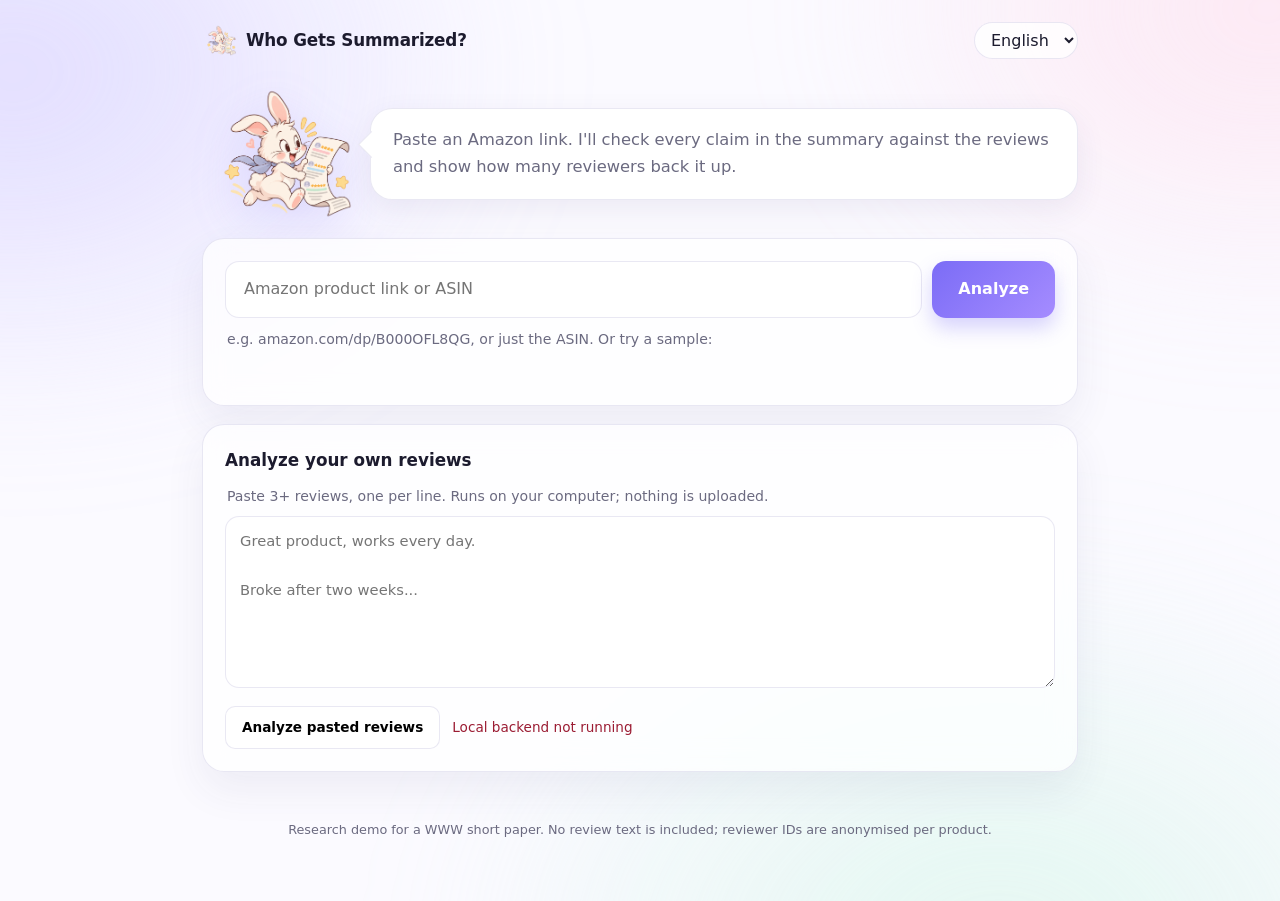
<file: demo/index.html>
<!doctype html>
<html lang="en" data-mode="user">
<head>
  <meta charset="utf-8">
  <meta name="viewport" content="width=device-width, initial-scale=1">
  <title>Who Gets Summarized? · evidence highlight demo</title>
  <link rel="stylesheet" href="style.css">
</head>
<body data-mode="user">
  <div class="aurora" aria-hidden="true"></div>

  <header class="topbar">
    <div class="brand">
      <img src="assets/bunny.webp" alt="" class="mascot-mini">
      <span id="t-title"></span>
    </div>
    <select id="lang" aria-label="Language">
      <option value="en">English</option>
      <option value="ko">한국어</option>
      <option value="ja">日本語</option>
      <option value="zh">中文</option>
    </select>
  </header>

  <main>
    <section class="hero">
      <img src="assets/bunny.webp" alt="" class="mascot">
      <div class="bubble">
        <p id="t-intro"></p>
      </div>
    </section>

    <section class="glass input-card">
      <form id="form">
        <input id="url" type="text" autocomplete="off" spellcheck="false">
        <button type="submit" id="t-go"></button>
      </form>
      <p class="hint" id="t-hint"></p>
      <div class="chips test-only" id="chips"></div>
      <p class="status" id="status" role="status"></p>
    </section>

    <section class="glass input-card local-card" id="local-card">
      <h3 id="t-local-title"></h3>
      <p class="hint" id="t-local-hint"></p>
      <textarea id="reviews-in" rows="6" spellcheck="false"></textarea>
      <div class="local-row">
        <button type="button" id="t-local-go" class="btn-ghost"></button>
        <select id="lang-override" class="test-only" aria-label="Summary language">
          <option value="auto">auto</option>
          <option value="en">en</option>
          <option value="ko">ko</option>
          <option value="ja">ja</option>
          <option value="zh">zh</option>
        </select>
        <span class="backend" id="backend"></span>
      </div>
    </section>

    <section id="result" hidden>
      <div class="product glass">
        <div class="photo-col">
          <div class="photo" id="photo">
            <img id="photo-img" alt="" hidden>
            <div class="photo-empty" id="photo-empty"></div>
          </div>
          <div class="photo-tools">
            <label class="btn-ghost">
              <span id="t-pick"></span>
              <input type="file" id="photo-file" accept="image/*" hidden>
            </label>
            <input id="photo-url" type="text" autocomplete="off" spellcheck="false">
          </div>
        </div>
        <div class="info-col">
          <div class="kicker" id="meta"></div>
          <h2 id="product-title"></h2>
          <div class="bars" id="bars"></div>
        </div>
      </div>

      <div class="glass summary-card">
        <div class="card-head">
          <div class="seg" role="tablist">
            <button type="button" data-view="agent" id="t-view-agent" class="on"></button>
            <button type="button" data-view="b0" id="t-view-b0"></button>
          </div>
          <div class="legend">
            <span class="chip multi" id="t-leg-multi"></span>
            <span class="chip single" id="t-leg-single"></span>
            <span class="chip none" id="t-leg-none"></span>
          </div>
        </div>
        <article class="summary" id="summary"></article>
        <p class="stats" id="stats"></p>
        <p class="judge-note" id="judge-note" hidden></p>
      </div>

      <section class="glass debug test-only" id="debug" hidden>
        <h3>Claims and support</h3>
        <table class="claims" id="claims-table"></table>
        <details>
          <summary>raw JSON</summary>
          <pre id="raw"></pre>
        </details>
      </section>

      <p class="note glass" id="t-note"></p>
    </section>
  </main>

  <footer>
    <p id="t-footer"></p>
  </footer>

  <script src="app.js"></script>
</body>
</html>
</file>
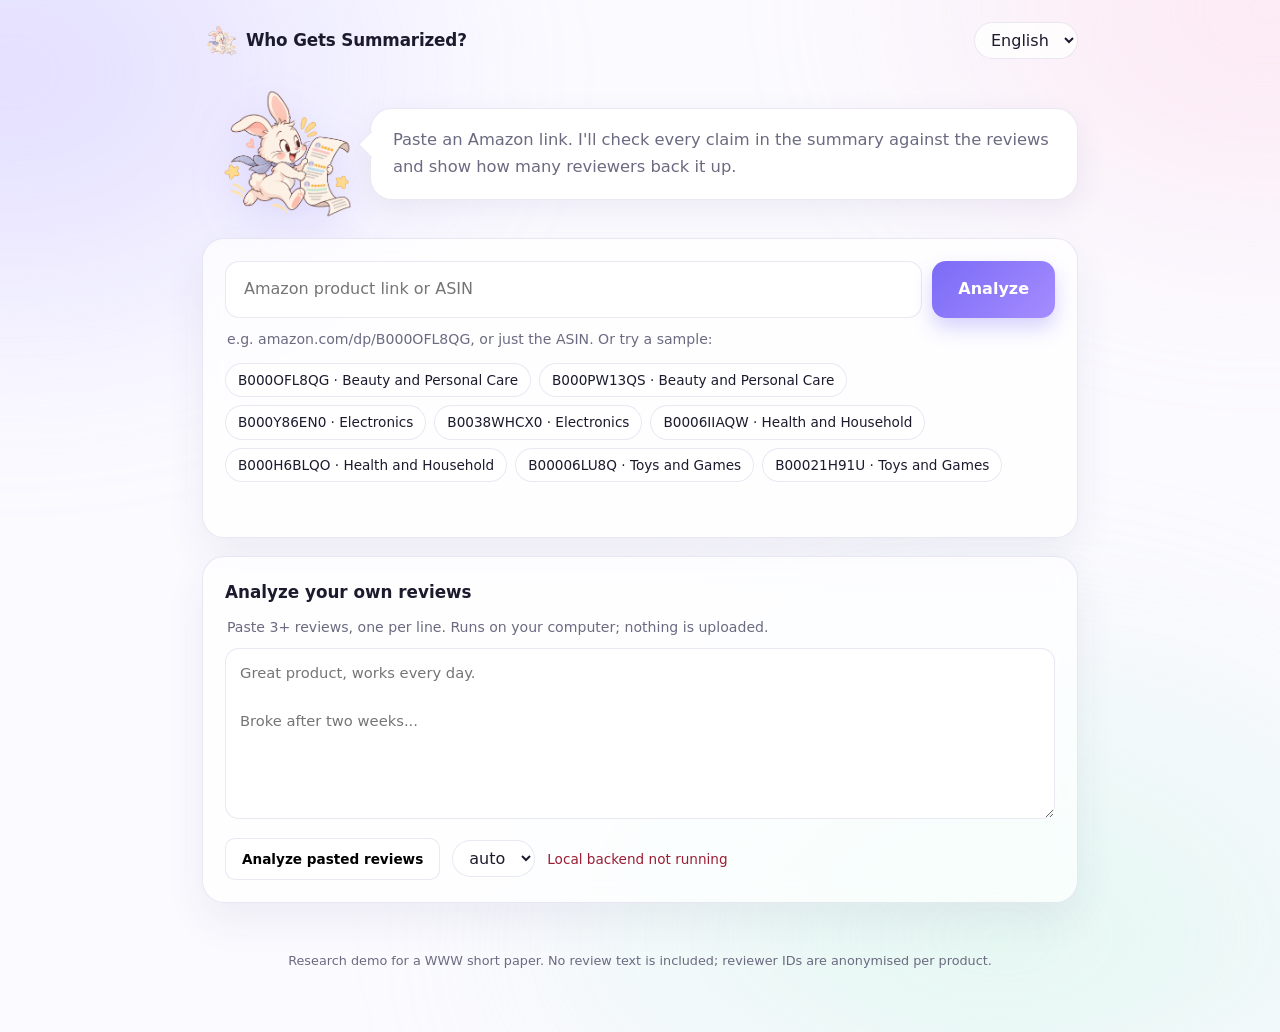
<file: demo/test.html>
<!doctype html>
<html lang="en" data-mode="test">
<head>
  <meta charset="utf-8">
  <meta name="viewport" content="width=device-width, initial-scale=1">
  <title>Who Gets Summarized? · TEST</title>
  <link rel="stylesheet" href="style.css">
</head>
<body data-mode="test">
  <div class="aurora" aria-hidden="true"></div>

  <header class="topbar">
    <div class="brand">
      <img src="assets/bunny.webp" alt="" class="mascot-mini">
      <span id="t-title"></span>
    </div>
    <select id="lang" aria-label="Language">
      <option value="en">English</option>
      <option value="ko">한국어</option>
      <option value="ja">日本語</option>
      <option value="zh">中文</option>
    </select>
  </header>

  <main>
    <section class="hero">
      <img src="assets/bunny.webp" alt="" class="mascot">
      <div class="bubble">
        <p id="t-intro"></p>
      </div>
    </section>

    <section class="glass input-card">
      <form id="form">
        <input id="url" type="text" autocomplete="off" spellcheck="false">
        <button type="submit" id="t-go"></button>
      </form>
      <p class="hint" id="t-hint"></p>
      <div class="chips test-only" id="chips"></div>
      <p class="status" id="status" role="status"></p>
    </section>

    <section class="glass input-card local-card" id="local-card">
      <h3 id="t-local-title"></h3>
      <p class="hint" id="t-local-hint"></p>
      <textarea id="reviews-in" rows="6" spellcheck="false"></textarea>
      <div class="local-row">
        <button type="button" id="t-local-go" class="btn-ghost"></button>
        <select id="lang-override" class="test-only" aria-label="Summary language">
          <option value="auto">auto</option>
          <option value="en">en</option>
          <option value="ko">ko</option>
          <option value="ja">ja</option>
          <option value="zh">zh</option>
        </select>
        <span class="backend" id="backend"></span>
      </div>
    </section>

    <section id="result" hidden>
      <div class="product glass">
        <div class="photo-col">
          <div class="photo" id="photo">
            <img id="photo-img" alt="" hidden>
            <div class="photo-empty" id="photo-empty"></div>
          </div>
          <div class="photo-tools">
            <label class="btn-ghost">
              <span id="t-pick"></span>
              <input type="file" id="photo-file" accept="image/*" hidden>
            </label>
            <input id="photo-url" type="text" autocomplete="off" spellcheck="false">
          </div>
        </div>
        <div class="info-col">
          <div class="kicker" id="meta"></div>
          <h2 id="product-title"></h2>
          <div class="bars" id="bars"></div>
        </div>
      </div>

      <div class="glass summary-card">
        <div class="card-head">
          <div class="seg" role="tablist">
            <button type="button" data-view="agent" id="t-view-agent" class="on"></button>
            <button type="button" data-view="b0" id="t-view-b0"></button>
          </div>
          <div class="legend">
            <span class="chip multi" id="t-leg-multi"></span>
            <span class="chip single" id="t-leg-single"></span>
            <span class="chip none" id="t-leg-none"></span>
          </div>
        </div>
        <article class="summary" id="summary"></article>
        <p class="stats" id="stats"></p>
        <p class="judge-note" id="judge-note" hidden></p>
      </div>

      <section class="glass debug test-only" id="debug" hidden>
        <h3>Claims and support</h3>
        <table class="claims" id="claims-table"></table>
        <details>
          <summary>raw JSON</summary>
          <pre id="raw"></pre>
        </details>
      </section>

      <p class="note glass" id="t-note"></p>
    </section>
  </main>

  <footer>
    <p id="t-footer"></p>
  </footer>

  <script src="app.js"></script>
</body>
</html>
</file>
<file: demo/style.css>
:root {
  --ink: #1c1b2e;
  --muted: #6b6a80;
  --line: rgba(120, 110, 180, 0.16);
  --glass: rgba(255, 255, 255, 0.72);
  --accent: #7b6cf6;
  --accent-2: #f5a6c6;
  --multi: #b8f2cb;
  --multi-ink: #0f6b3a;
  --single: #ffe9a3;
  --single-ink: #7a5a00;
  --none: #ffd0d6;
  --none-ink: #9b1c33;
}
* { box-sizing: border-box; }
html { -webkit-text-size-adjust: 100%; }
body {
  margin: 0; min-height: 100vh; position: relative; overflow-x: hidden;
  font-family: "Pretendard", "Inter", system-ui, -apple-system, "Segoe UI", "Noto Sans KR", "Noto Sans JP", "Noto Sans SC", sans-serif;
  color: var(--ink); background: #fbfaff; line-height: 1.65;
}
/* soft animated backdrop */
.aurora {
  position: fixed; inset: -20%; z-index: -1; pointer-events: none; filter: blur(70px); opacity: 0.55;
  background:
    radial-gradient(40% 40% at 15% 20%, #c9c1ff 0%, transparent 70%),
    radial-gradient(35% 35% at 85% 15%, #ffd6e8 0%, transparent 70%),
    radial-gradient(45% 45% at 70% 90%, #cdf5e4 0%, transparent 70%);
  animation: drift 18s ease-in-out infinite alternate;
}
@keyframes drift { to { transform: translate3d(3%, -2%, 0) rotate(3deg); } }

.topbar, main, footer { max-width: 920px; margin: 0 auto; padding: 0 22px; }
.topbar { display: flex; justify-content: space-between; align-items: center; padding-top: 22px; }
.brand { display: flex; align-items: center; gap: 10px; font-weight: 700; letter-spacing: -0.01em; font-size: 1.05rem; }
.mascot-mini { width: 34px; height: 34px; object-fit: contain; }
select, input, button { font: inherit; }
select {
  padding: 7px 12px; border-radius: 999px; border: 1px solid var(--line); background: rgba(255,255,255,0.8); color: var(--ink);
}

/* hero */
.hero { display: flex; align-items: center; gap: 18px; margin: 28px 0 10px; }
.mascot { width: 150px; height: auto; flex: none; animation: bob 4s ease-in-out infinite; filter: drop-shadow(0 14px 22px rgba(123,108,246,0.18)); }
@keyframes bob { 50% { transform: translateY(-8px) rotate(-2deg); } }
.bubble {
  position: relative; background: #fff; border-radius: 22px; padding: 18px 22px; box-shadow: 0 10px 30px rgba(60,50,120,0.08);
  border: 1px solid var(--line);
}
.bubble::before {
  content: ""; position: absolute; left: -9px; top: 26px; width: 18px; height: 18px; background: #fff; transform: rotate(45deg);
  border-left: 1px solid var(--line); border-bottom: 1px solid var(--line);
}
.bubble p { margin: 0; color: var(--muted); font-size: 1.02rem; }
h1, h2 { letter-spacing: -0.02em; }

/* glass cards */
.glass {
  background: var(--glass); backdrop-filter: blur(14px) saturate(140%); -webkit-backdrop-filter: blur(14px) saturate(140%);
  border: 1px solid var(--line); border-radius: 22px; box-shadow: 0 18px 40px rgba(60,50,120,0.07);
}

/* input */
.input-card { padding: 22px; margin-top: 18px; }
form { display: flex; gap: 10px; }
#url {
  flex: 1; padding: 14px 18px; border-radius: 14px; border: 1px solid var(--line); background: #fff; font-size: 1rem;
  transition: box-shadow .2s, border-color .2s;
}
#url:focus { outline: none; border-color: var(--accent); box-shadow: 0 0 0 4px rgba(123,108,246,0.15); }
#t-go {
  padding: 0 26px; border: 0; border-radius: 14px; color: #fff; font-weight: 600; cursor: pointer;
  background: linear-gradient(135deg, var(--accent), #a58cff); box-shadow: 0 10px 20px rgba(123,108,246,0.3);
  transition: transform .15s;
}
#t-go:hover { transform: translateY(-1px); }
.hint { color: var(--muted); font-size: 0.88rem; margin: 10px 2px 0; }
.chips { display: flex; flex-wrap: wrap; gap: 8px; margin-top: 12px; }
.chip-btn {
  border: 1px solid var(--line); background: #fff; border-radius: 999px; padding: 5px 12px; font-size: 0.85rem; cursor: pointer; color: var(--ink);
}
.chip-btn:hover { border-color: var(--accent); }
.status { min-height: 1.4em; color: #b3264a; margin: 10px 2px 0; }

/* product */
#result { margin-top: 26px; display: grid; gap: 18px; animation: rise .5s ease both; }
@keyframes rise { from { opacity: 0; transform: translateY(10px); } }
.product { display: grid; grid-template-columns: 240px 1fr; gap: 26px; padding: 22px; }
.photo {
  position: relative; aspect-ratio: 1 / 1; border-radius: 16px; overflow: hidden; border: 1px dashed rgba(123,108,246,0.35);
  background: linear-gradient(160deg, #fff, #f4f1ff); display: grid; place-items: center;
}
.photo img { width: 100%; height: 100%; object-fit: contain; background: #fff; }
.photo-empty { color: var(--muted); font-size: 0.85rem; text-align: center; padding: 16px; }
.photo-tools { display: flex; gap: 8px; margin-top: 10px; }
.photo-tools input {
  flex: 1; min-width: 0; padding: 8px 10px; border-radius: 10px; border: 1px solid var(--line); background: #fff; font-size: 0.85rem;
}
.btn-ghost {
  padding: 8px 12px; border-radius: 10px; border: 1px solid var(--line); background: #fff; font-size: 0.85rem; cursor: pointer; white-space: nowrap;
}
.kicker { color: var(--accent); font-size: 0.8rem; font-weight: 600; text-transform: uppercase; letter-spacing: .08em; }
h2 { margin: 4px 0 14px; font-size: 1.35rem; }
.bars { display: grid; gap: 12px; margin-top: 6px; }
.bar-row { display: grid; grid-template-columns: 1fr auto; gap: 4px 10px; font-size: 0.9rem; }
.bar-track { grid-column: 1 / -1; height: 10px; background: #efeaff; border-radius: 999px; overflow: hidden; }
.bar-fill { height: 100%; width: 0; border-radius: 999px; transition: width .9s cubic-bezier(.2,.8,.2,1); }
.bar-fill.multi { background: linear-gradient(90deg, #7ed9a1, #3cb878); }
.bar-fill.single { background: linear-gradient(90deg, #ffe08a, #f5b942); }
.bar-fill.none { background: linear-gradient(90deg, #ffb3c1, #f0657f); }
.bar-num { color: var(--muted); font-variant-numeric: tabular-nums; }

/* summary */
.summary-card { padding: 22px; }
.card-head { display: flex; justify-content: space-between; align-items: center; flex-wrap: wrap; gap: 12px; }
.seg { display: inline-flex; background: #efeaff; padding: 4px; border-radius: 12px; }
.seg button {
  padding: 7px 14px; border: 0; background: transparent; border-radius: 9px; cursor: pointer; color: var(--muted); font-size: 0.92rem;
}
.seg button.on { background: #fff; color: var(--ink); box-shadow: 0 4px 10px rgba(60,50,120,0.1); font-weight: 600; }
.legend { display: flex; gap: 6px; flex-wrap: wrap; font-size: 0.8rem; }
.legend .chip { padding: 3px 10px; border-radius: 999px; }
.legend .chip.multi { background: var(--multi); color: var(--multi-ink); }
.legend .chip.single { background: var(--single); color: var(--single-ink); }
.legend .chip.none { background: var(--none); color: var(--none-ink); }
.summary {
  margin-top: 18px; font-size: 1.08rem; line-height: 1.95; padding: 6px 2px; color: #2a2940;
}
mark {
  padding: 1px 3px; border-radius: 6px; color: inherit; box-decoration-break: clone; -webkit-box-decoration-break: clone;
  transition: background .2s;
}
mark.multi { background: linear-gradient(transparent 8%, var(--multi) 8%, var(--multi) 92%, transparent 92%); }
mark.single { background: linear-gradient(transparent 8%, var(--single) 8%, var(--single) 92%, transparent 92%); }
mark.none {
  background: transparent; color: var(--none-ink);
  text-decoration: underline wavy #e0536b; text-decoration-thickness: 1.5px; text-underline-offset: 4px;
}
mark:hover { filter: brightness(0.96); }
.stats { color: var(--muted); font-size: 0.88rem; margin: 14px 2px 0; }
.note { padding: 16px 20px; font-size: 0.86rem; color: var(--muted); margin: 0; }

footer { color: var(--muted); font-size: 0.8rem; padding: 34px 0 48px; text-align: center; }

@media (max-width: 680px) {
  .product { grid-template-columns: 1fr; }
  .photo { max-width: 260px; margin: 0 auto; }
  .hero { flex-direction: column; text-align: center; }
  .bubble::before { display: none; }
  .mascot { width: 120px; }
  form { flex-direction: column; }
  #t-go { padding: 14px; }
}

.photo.drag { border-color: var(--accent); background: #ece8ff; }
.local-card h3 { margin: 0 0 6px; font-size: 1.05rem; }
.local-card textarea {
  width: 100%; margin-top: 8px; padding: 12px 14px; border-radius: 14px; border: 1px solid var(--line);
  background: #fff; font: inherit; font-size: 0.92rem; resize: vertical;
}
.local-row { display: flex; align-items: center; gap: 12px; margin-top: 10px; flex-wrap: wrap; }
.local-row .btn-ghost { padding: 9px 16px; font-weight: 600; cursor: pointer; }
.backend { color: var(--muted); font-size: 0.85rem; }
.backend.ok { color: #0f6b3a; }
.backend.off { color: #9b1c33; }

[hidden] { display: none !important; }

/* user page hides everything marked test-only; the test page shows it */
body[data-mode="user"] .test-only { display: none !important; }
.judge-note {
  margin: 12px 2px 0; font-size: 0.85rem; color: #7a5a00; background: #fff6d6;
  border-radius: 10px; padding: 8px 12px;
}
.debug { margin: 0; padding: 18px 20px; }
.debug h3 { margin: 0 0 10px; font-size: 1rem; }
table.claims { width: 100%; border-collapse: collapse; font-size: 0.86rem; }
table.claims th, table.claims td { text-align: left; padding: 6px 8px; border-bottom: 1px solid var(--line); vertical-align: top; }
table.claims th { color: var(--muted); font-weight: 600; }
.debug details { margin-top: 12px; }
.debug pre { white-space: pre-wrap; word-break: break-all; font-size: 0.78rem; background: #f7f6fc; padding: 10px; border-radius: 10px; max-height: 300px; overflow: auto; }
</file>
